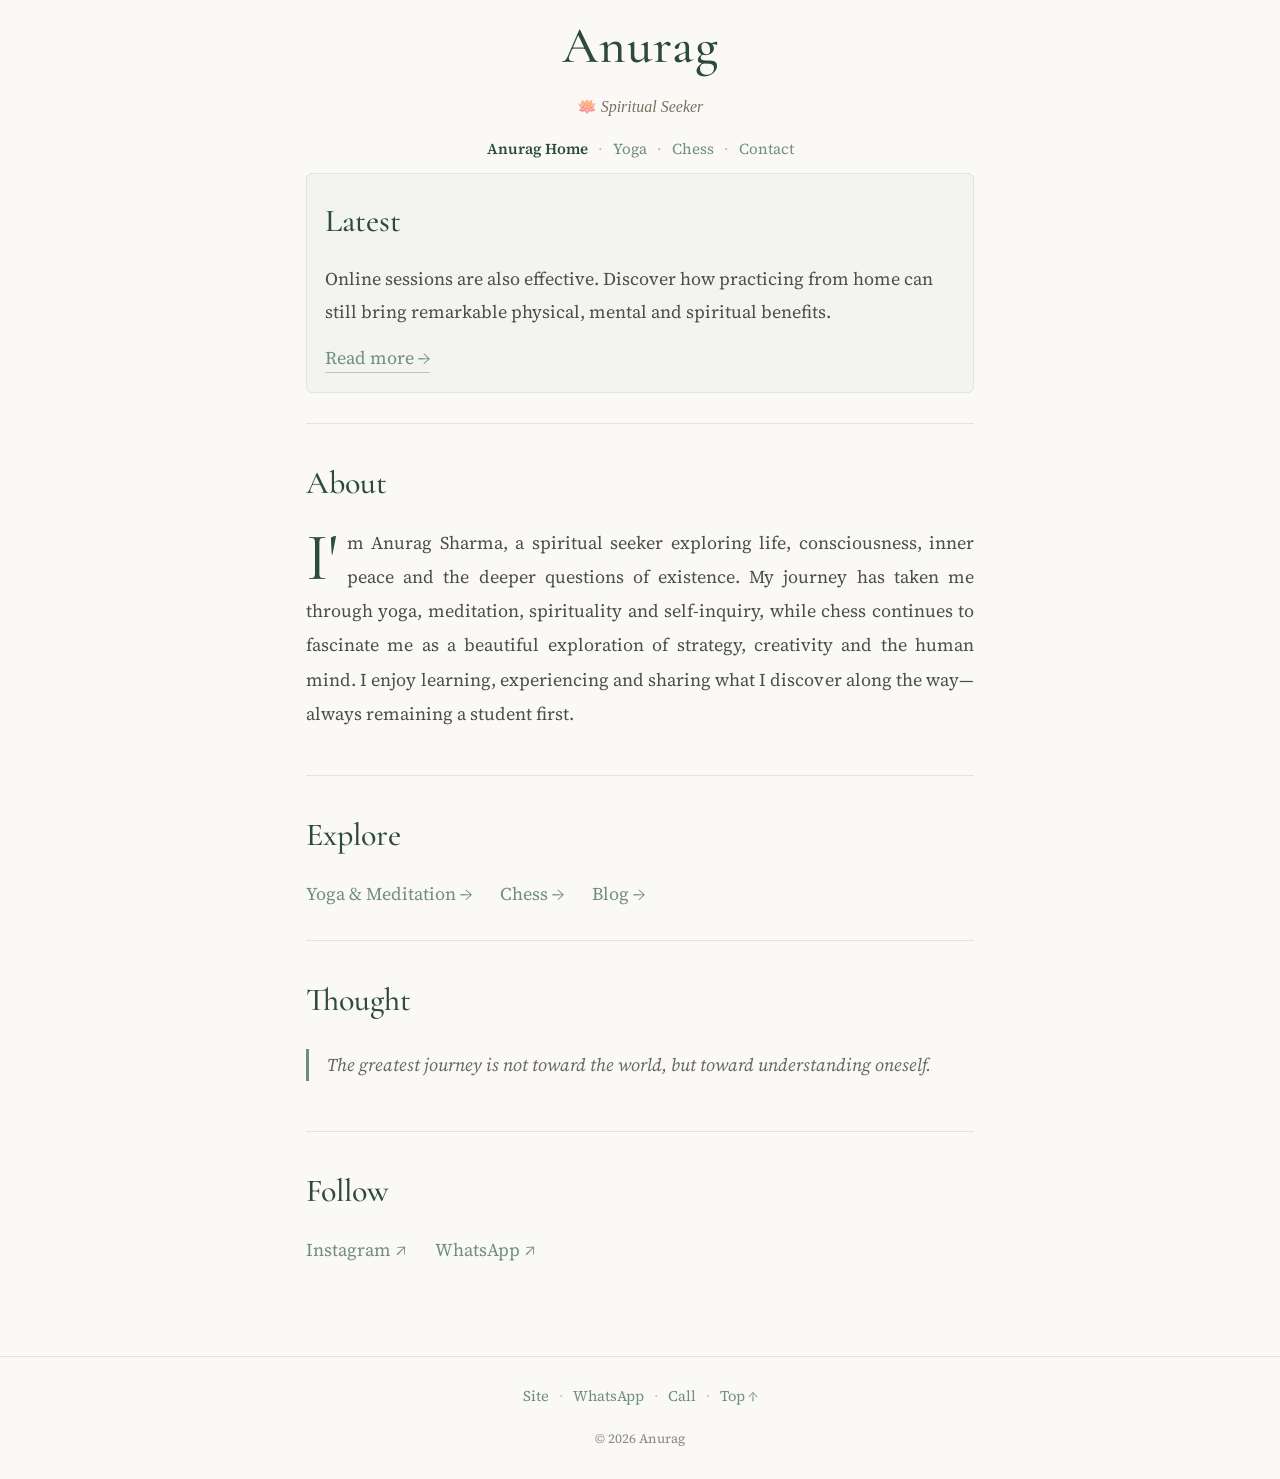
<file: index.html>
<!DOCTYPE html>

<html lang="en">

<head>

<meta charset="UTF-8">

<meta name="viewport"
      content="width=device-width, initial-scale=1.0">

<title>Anurag</title>

<meta name="description"
      content="Personal website of Anurag - Spiritual Seeker, Yoga, Meditation and Chess.">

<link rel="stylesheet"
      href="style.css">

</head>



      <body
id="top"
data-title="Anurag"
data-emoji="🪷"
data-tagline="Spiritual Seeker">

<div id="site-header"></div>



<main class="page">



<!-- ==========================================
LATEST
========================================== -->

<section>

<div class="card">

<h2>Latest</h2>

<p>

Online sessions are also effective.
Discover how practicing from home can still bring
remarkable physical, mental and spiritual benefits.

</p>

<p>

<a class="simple-link"
href="https://yogaanurag.blogspot.com/2020/08/online.html"
target="_blank">

Read more →

</a>

</p>

</div>

</section>





<!-- ==========================================
ABOUT
========================================== -->

<section>

<h2>About</h2>

<p class="bio">

I'm Anurag Sharma, a spiritual seeker exploring life,
consciousness, inner peace and the deeper questions of
existence.

My journey has taken me through yoga, meditation,
spirituality and self-inquiry, while chess continues to
fascinate me as a beautiful exploration of strategy,
creativity and the human mind.

I enjoy learning, experiencing and sharing what I
discover along the way—always remaining a student first.

</p>

</section>





<!-- ==========================================
EXPLORE
========================================== -->

<section>

<h2>Explore</h2>

<div class="links">

<a href="yoga.html">

Yoga & Meditation →

</a>

<a href="chess.html">

Chess →

</a>


<a href="blog.html">

Blog →

</a>

</div>

</section>





<!-- ==========================================
THOUGHT
========================================== -->

<section>

<h2>Thought</h2>

<blockquote>

The greatest journey is not toward the world,
but toward understanding oneself.

</blockquote>

</section>





<!-- ==========================================
FOLLOW
========================================== -->

<section>

<h2>Follow</h2>

<div class="links">

<a href="https://www.instagram.com/yogaanuragpage"
target="_blank">

Instagram ↗

</a>

<a href="https://wa.me/916283266268"
target="_blank">

WhatsApp ↗

</a>

</div>

</section>



</main>



<div id="site-footer"></div>

<script src="layout.js"></script>

</body>

</html>
</file>
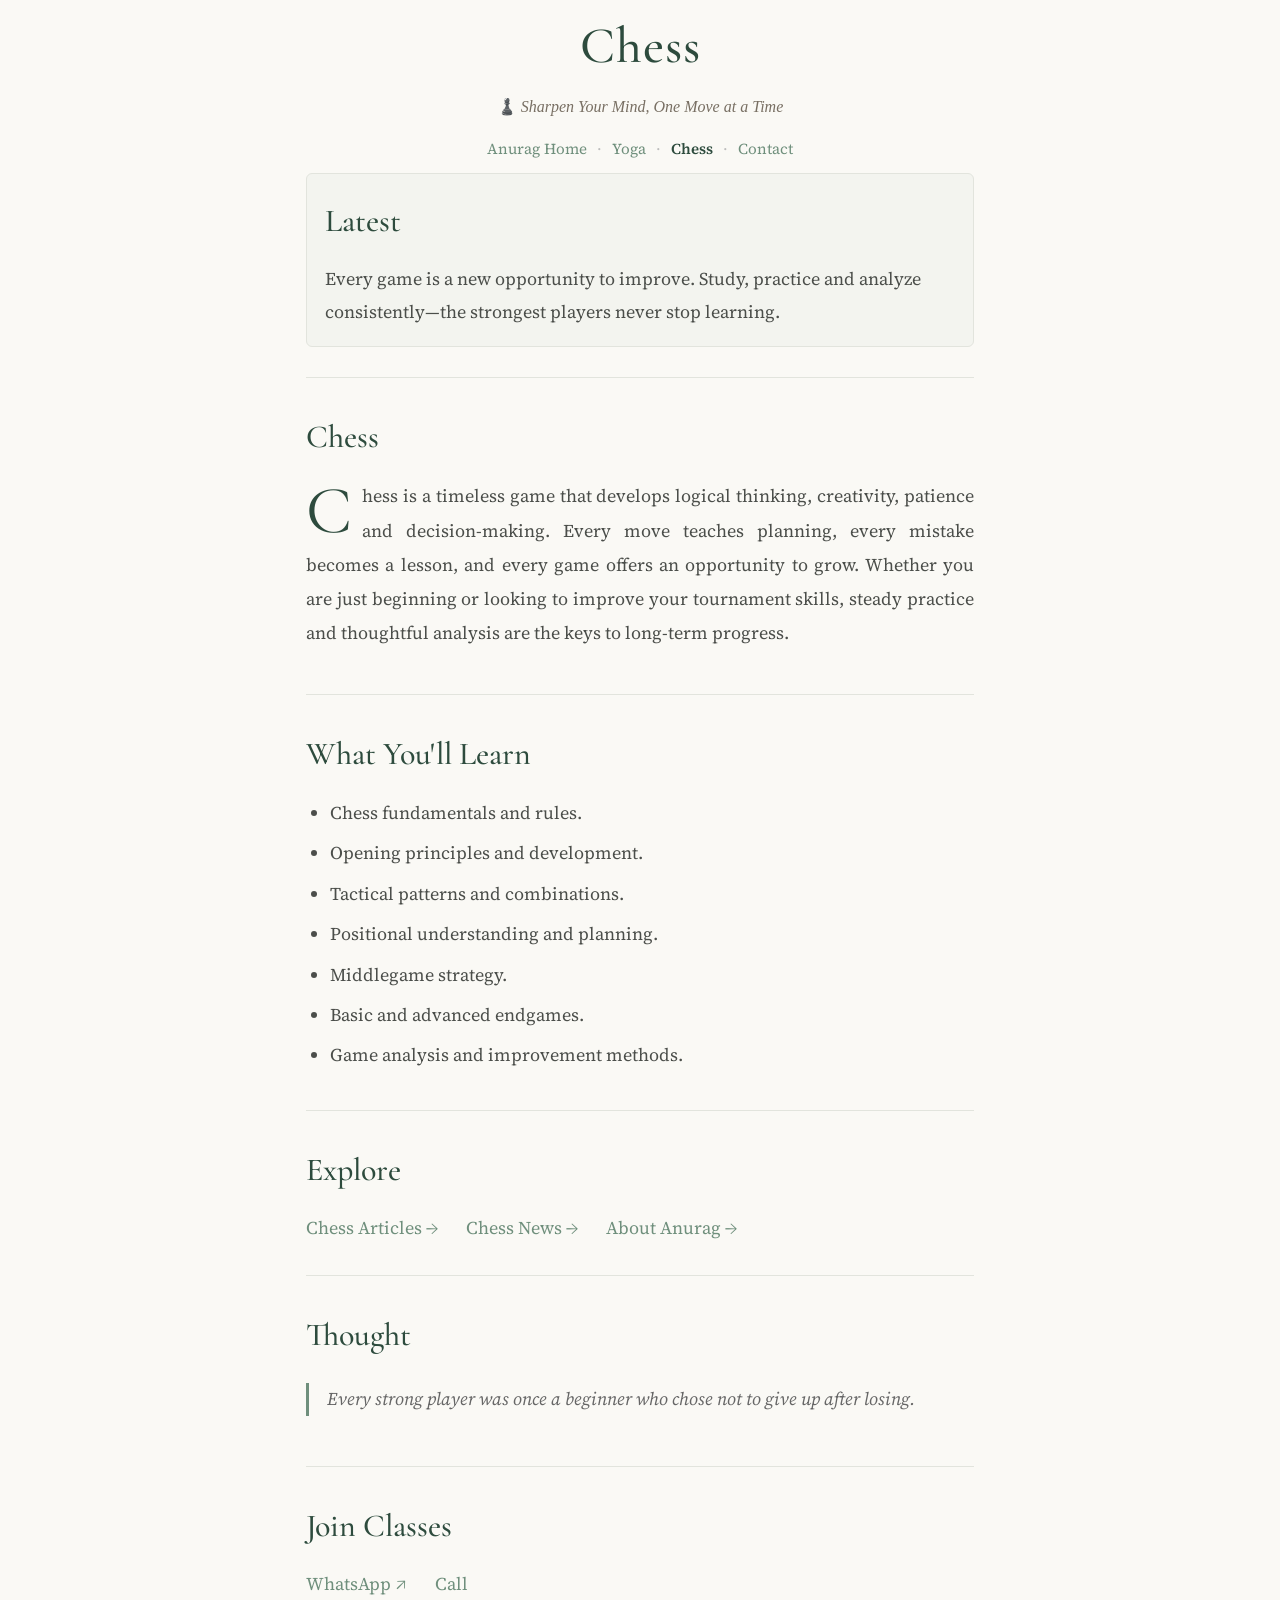
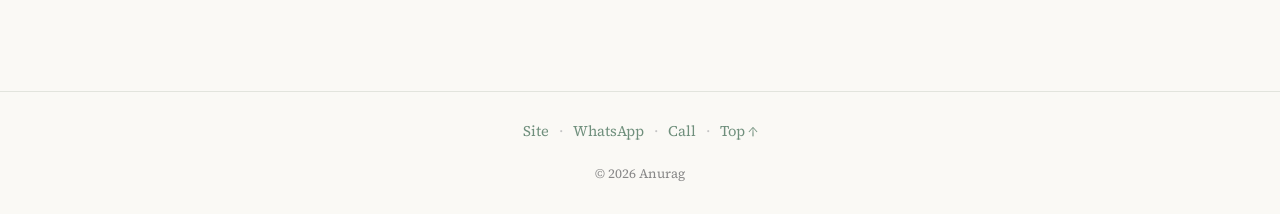
<file: chess.html>
<!DOCTYPE html>

<html lang="en">

<head>

<meta charset="UTF-8">

<meta name="viewport"
      content="width=device-width, initial-scale=1.0">

<title>Chess | Anurag</title>

<meta name="description"
      content="Chess with Anurag — Learn chess from beginner to advanced through strategy, tactics and practical games.">

<link rel="stylesheet"
      href="style.css">

</head>

      
      <body
id="top"
data-title="Chess"
data-emoji="♟️"
data-tagline="Sharpen Your Mind, One Move at a Time">

<div id="site-header"></div>



<main class="page">



<!-- ==========================================
LATEST
========================================== -->

<section>

<div class="card">

<h2>Latest</h2>

<p>

Every game is a new opportunity to improve. Study,
practice and analyze consistently—the strongest players
never stop learning.

</p>

</div>

</section>





<!-- ==========================================
CHESS
========================================== -->

<section>

<h2>Chess</h2>

<p class="bio">

Chess is a timeless game that develops logical thinking,
creativity, patience and decision-making. Every move
teaches planning, every mistake becomes a lesson, and
every game offers an opportunity to grow.

Whether you are just beginning or looking to improve
your tournament skills, steady practice and thoughtful
analysis are the keys to long-term progress.

</p>

</section>





<!-- ==========================================
WHAT YOU WILL LEARN
========================================== -->

<section>

<h2>What You'll Learn</h2>

<ul>

<li>Chess fundamentals and rules.</li>

<li>Opening principles and development.</li>

<li>Tactical patterns and combinations.</li>

<li>Positional understanding and planning.</li>

<li>Middlegame strategy.</li>

<li>Basic and advanced endgames.</li>

<li>Game analysis and improvement methods.</li>

</ul>

</section>





<!-- ==========================================
EXPLORE
========================================== -->

<section>

<h2>Explore</h2>

<div class="links">

<a href="blog.html">

Chess Articles →

</a>

<a href="news.html">

Chess News →

</a>

<a href="index.html">

About Anurag →

</a>

</div>

</section>





<!-- ==========================================
THOUGHT
========================================== -->

<section>

<h2>Thought</h2>

<blockquote>

Every strong player was once a beginner who chose not
to give up after losing.

</blockquote>

</section>





<!-- ==========================================
JOIN
========================================== -->

<section>

<h2>Join Classes</h2>

<div class="links">

<a href="https://wa.me/916283266268">

WhatsApp ↗

</a>

<a href="tel:+916283266268">

Call

</a>

</div>

</section>



</main>



<div id="site-footer"></div>

<script src="layout.js"></script>

</body>

</html>
</file>
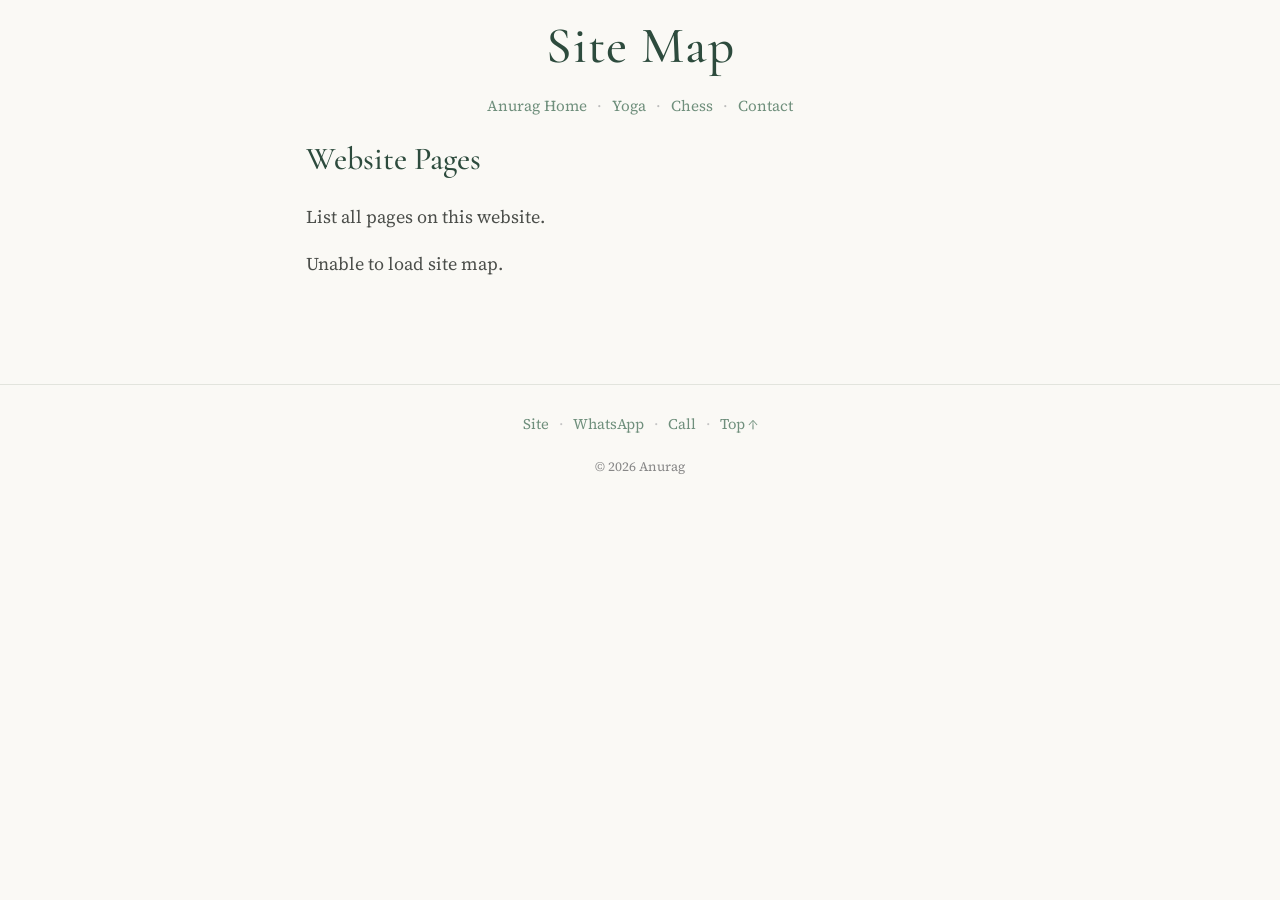
<file: map.html>
<!DOCTYPE html>
<html lang="en">

<head>

<meta charset="UTF-8">

<meta name="viewport"
      content="width=device-width, initial-scale=1.0">

<title>Site Map | Anurag</title>

<link rel="stylesheet" href="style.css">

</head>

<body id="top" data-title="Site Map">

<div id="site-header"></div>

<main class="page">

<section>

<h2>Website Pages</h2>

<p>
List all pages on this website. 
</p>

<div id="page-list">

<p>Loading pages...</p>

</div>

</section>

</main>

<div id="site-footer"></div>

<script src="layout.js"></script>

<script>

/* ======================================
   CHANGE THESE
====================================== */

const OWNER = "anuragpage";

const REPO = "go";

/* ====================================== */

const API =
`https://api.github.com/repos/${OWNER}/${REPO}/contents/`;

fetch(API)

.then(response => response.json())

.then(files => {

    const htmlFiles = files

        .filter(file =>
            file.name.endsWith(".html"))

        .sort((a,b)=>{

            if(a.name==="index.html") return -1;

            if(b.name==="index.html") return 1;

            return a.name.localeCompare(b.name);

        });

    let html = "<ul>";

    htmlFiles.forEach(file=>{

        let title = file.name
            .replace(".html","")
            .replace(/-/g," ");

        if(file.name==="index.html")
            title="Anurag Home";

        title = title.replace(/\b\w/g,
            c=>c.toUpperCase());

        html += `

<li>

<a href="${file.name}">

${title}

</a>

</li>

`;

    });

    html += "</ul>";

    document.getElementById("page-list")
        .innerHTML = html;

})

.catch(()=>{

    document.getElementById("page-list")
    .innerHTML =
    "<p>Unable to load site map.</p>";

});

</script>

</body>

</html>
</file>
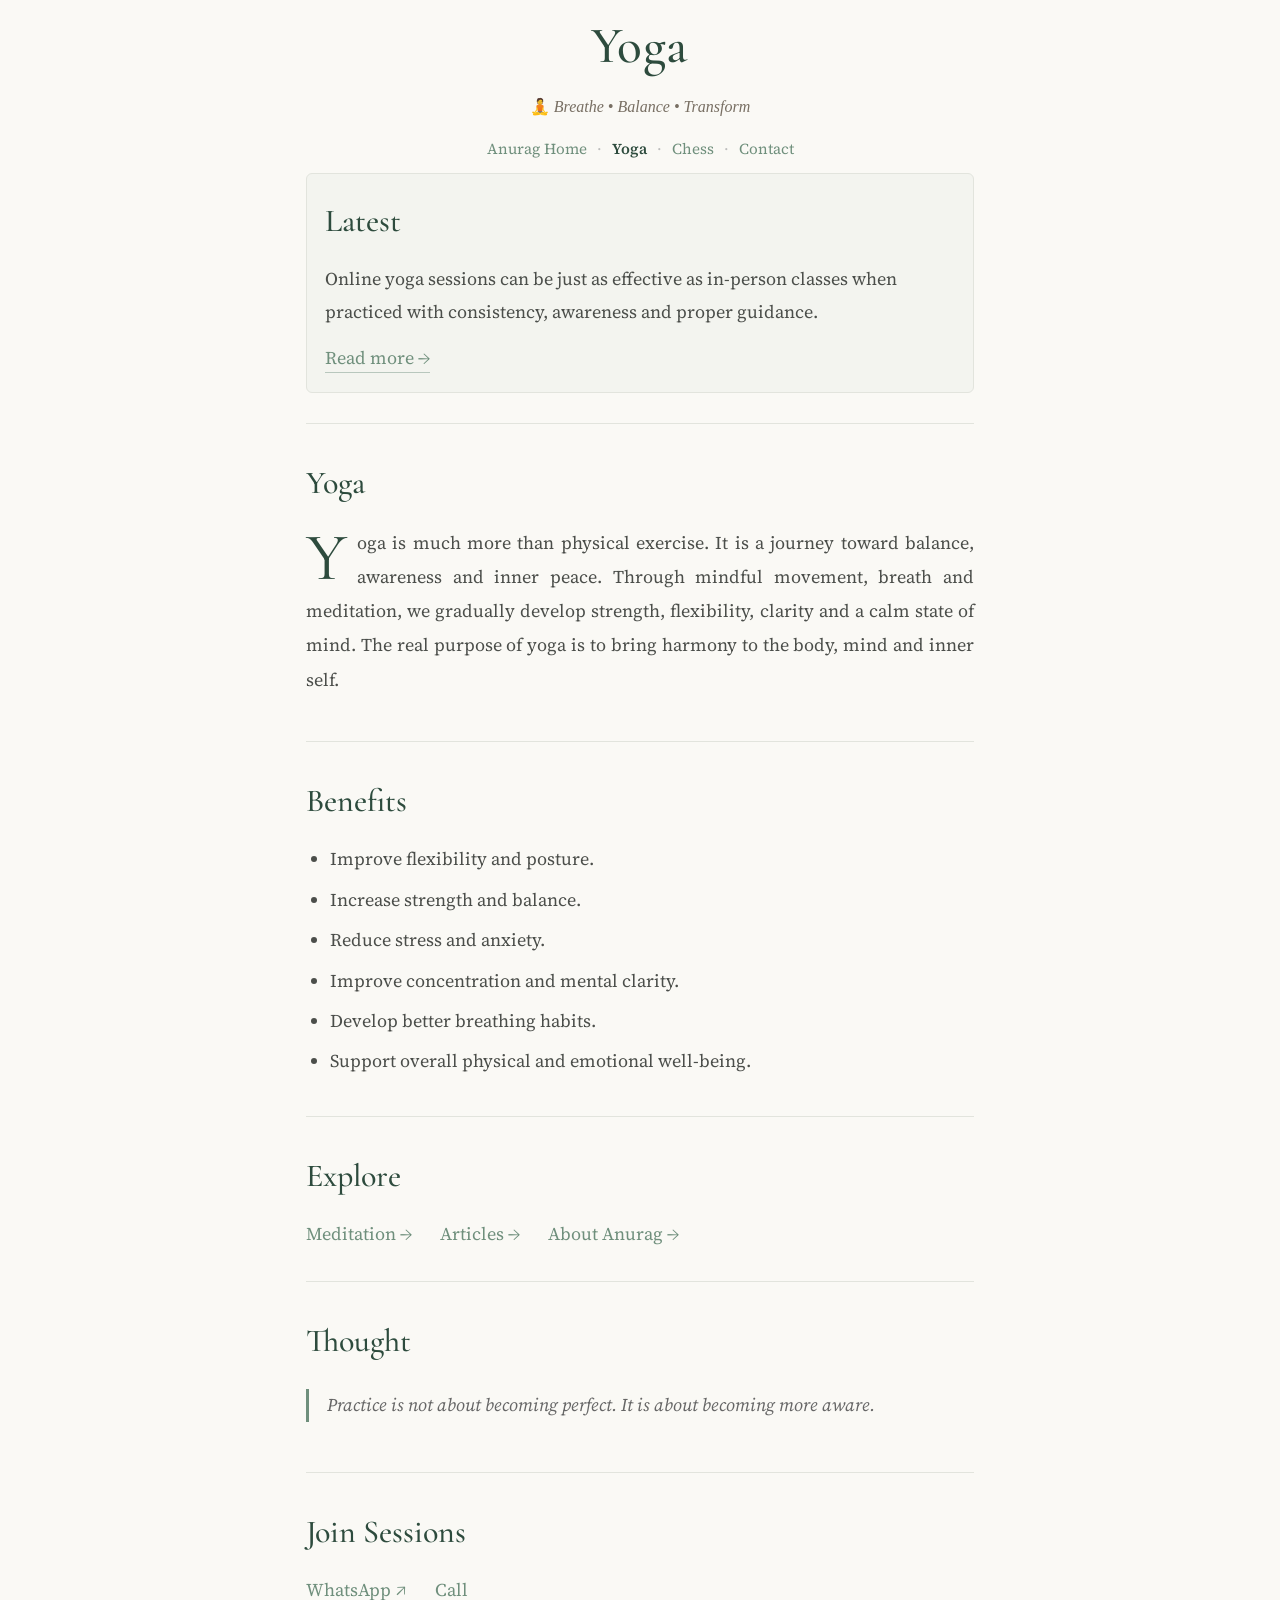
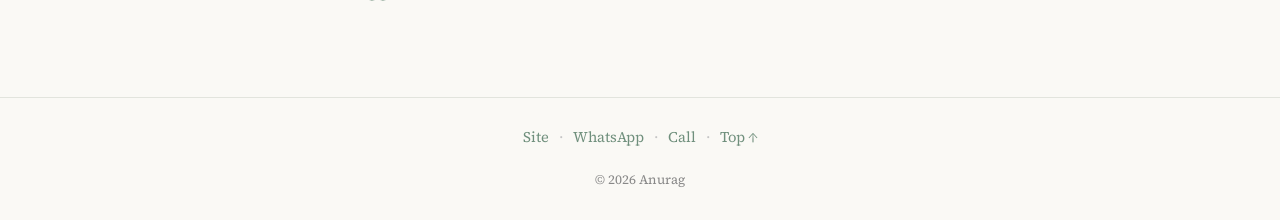
<file: yoga.html>
<!DOCTYPE html>

<html lang="en">

<head>

<meta charset="UTF-8">

<meta name="viewport"
      content="width=device-width, initial-scale=1.0">

<title>Yoga</title>

<meta name="description"
      content="Yoga with Anurag — Traditional Yoga, Meditation and Breath Awareness.">

<link rel="stylesheet"
      href="style.css">

</head>


            <body
id="top"
data-title="Yoga"
data-emoji="🧘"
data-tagline="Breathe • Balance • Transform">

<div id="site-header"></div>



<main class="page">



<!-- ==========================================
LATEST
========================================== -->

<section>

<div class="card">

<h2>Latest</h2>

<p>

Online yoga sessions can be just as effective as
in-person classes when practiced with consistency,
awareness and proper guidance.

</p>

<p>

<a class="simple-link"
href="https://yogaanurag.blogspot.com/2020/08/online.html"
target="_blank">

Read more →

</a>

</p>

</div>

</section>





<!-- ==========================================
YOGA
========================================== -->

<section>

<h2>Yoga</h2>

<p class="bio">

Yoga is much more than physical exercise. It is a
journey toward balance, awareness and inner peace.
Through mindful movement, breath and meditation,
we gradually develop strength, flexibility, clarity and
a calm state of mind.

The real purpose of yoga is to bring harmony to the
body, mind and inner self.

</p>

</section>





<!-- ==========================================
BENEFITS
========================================== -->

<section>

<h2>Benefits</h2>

<ul>

<li>Improve flexibility and posture.</li>

<li>Increase strength and balance.</li>

<li>Reduce stress and anxiety.</li>

<li>Improve concentration and mental clarity.</li>

<li>Develop better breathing habits.</li>

<li>Support overall physical and emotional well-being.</li>

</ul>

</section>





<!-- ==========================================
EXPLORE
========================================== -->

<section>

<h2>Explore</h2>

<div class="links">

<a href="meditation.html">

Meditation →

</a>

<a href="blog.html">

Articles →

</a>

<a href="Aindex.html">

About Anurag →

</a>

</div>

</section>





<!-- ==========================================
THOUGHT
========================================== -->

<section>

<h2>Thought</h2>

<blockquote>

Practice is not about becoming perfect.
It is about becoming more aware.

</blockquote>

</section>





<!-- ==========================================
CONTACT
========================================== -->

<section>

<h2>Join Sessions</h2>

<div class="links">

<a href="https://wa.me/916283266268">

WhatsApp ↗

</a>

<a href="tel:+916283266268">

Call

</a>

</div>

</section>



</main>



<div id="site-footer"></div>

<script src="layout.js"></script>

</body>

</html>
</file>
<file: style.css>
/*
=========================================================
Website : Anurag
Theme   : Elegant • Minimal • Timeless
Date    : 08 August 2026 (IST)
=========================================================
*/

/*=========================================================
GOOGLE FONTS
=========================================================*/

@import url('https://fonts.googleapis.com/css2?family=Cormorant+Garamond:wght@400;500;600&family=Source+Serif+4:wght@400;500;600&display=swap');





/*=========================================================
THEME
Change only these values to redesign the whole website.
=========================================================*/

:root{

    /* Colors */

    --bg:#faf9f5;

    --surface:#f3f4ef;

    --text:#4b4e4a;

    --heading:#2d4b3d;

    --primary:#6f8f7c;

    --primary-dark:#4d6f5b;

    --border:#e2e4dd;

    --muted:#777;

    /* Fonts */

    --font-body:"Source Serif 4", serif;

    --font-heading:"Cormorant Garamond", serif;

    /* Layout */

    --page-width:720px;

    --radius:6px;

    --transition:.25s;

}






/*=========================================================
RESET
=========================================================*/

*{

    margin:0;

    padding:0;

    box-sizing:border-box;

}

html{

    scroll-behavior:smooth;

}

body{

    background:var(--bg);

    color:var(--text);

    font-family:var(--font-body);

    line-height:1.8;

    font-size:18px;

}






/*=========================================================
PAGE
=========================================================*/

.page{

    max-width:var(--page-width);

    margin:auto;

    padding:10px 26px 26px;

}






/*=========================================================
HEADER
=========================================================*/

header{

    text-align:center;

    padding-bottom:0;

}

h1{

    color:var(--heading);

    font-family:var(--font-heading);

    font-size:3.2rem;

    font-weight:500;

    letter-spacing:1px;

}

.subtitle{

    margin-top:4px;

    color:var(--muted);

    font-style:italic;

}


/*=========================================================
PAGE TAGLINE
=========================================================*/

.page-tagline{
    margin:3px 0 16px;
    text-align:center;
    font-family: Georgia, "Times New Roman", serif;
    font-size:1rem;
    font-weight:500;
    color:#786F63;
    line-height:1.5;
}

.page-tagline em{
    font-style:italic;
}
/*=========================================================
NAVIGATION
=========================================================*/

.nav{

    display:flex;

    justify-content:center;

    align-items:center;

    flex-wrap:wrap;

    gap:10px;

    margin-top:0;

    font-size:.95rem;

}

.nav a{

    color:var(--primary);

    text-decoration:none;

    transition:var(--transition);

}

.nav a:hover{

    color:var(--primary-dark);

}

.nav a.active{

    color:var(--heading);

    font-weight:600;

}

.nav span{

    color:#bdbdbd;

}






/*=========================================================
SECTIONS
=========================================================*/

section{

    padding:30px 0;

    border-top:1px solid var(--border);

}

section:first-of-type{

    border-top:none;
padding-top:0;
}






/*=========================================================
HEADINGS
=========================================================*/

h2{

    color:var(--heading);

    font-family:var(--font-heading);

    font-size:2rem;

    font-weight:500;

    margin-bottom:14px;

}

h3{

    color:var(--heading);

    font-family:var(--font-heading);

    font-size:1.4rem;

    margin-bottom:10px;

}

p{

    margin-bottom:14px;

}






/*=========================================================
LINKS
=========================================================*/

a{

    color:var(--primary);

    transition:var(--transition);

}

a:hover{

    color:var(--primary-dark);

}

.simple-link{

    text-decoration:none;

    border-bottom:1px solid #b8c7bd;

    padding-bottom:2px;

}

.simple-link:hover{

    border-color:var(--primary-dark);

}






/*=========================================================
LISTS
=========================================================*/

ul{

    padding-left:24px;

}

li{

    margin-bottom:8px;

}

/*=========================================================
CARDS
=========================================================*/

.card{

    background:var(--surface);

    padding:18px;

    border-radius:var(--radius);

    border:1px solid var(--border);

}

.card p:last-child{

    margin-bottom:0;

}





/*=========================================================
BIO
=========================================================*/

.bio{

    text-align:justify;

    line-height:1.9;

}

.bio::first-letter{

    float:left;

    font-family:var(--font-heading);

    font-size:4.2rem;

    line-height:.72;

    color:var(--heading);

    margin:8px 10px 0 0;

}





/*=========================================================
LINK GROUPS
=========================================================*/

.links{

    display:flex;

    flex-wrap:wrap;

    gap:12px 28px;

}

.links a{

    text-decoration:none;

}





/*=========================================================
BUTTONS
=========================================================*/

.button{

    display:inline-block;

    padding:10px 18px;

    background:var(--primary);

    color:white;

    text-decoration:none;

    border-radius:4px;

    transition:var(--transition);

}

.button:hover{

    background:var(--primary-dark);

    color:white;

}





/*=========================================================
IMAGES
=========================================================*/

img{

    display:block;

    width:100%;

    height:auto;

    border-radius:var(--radius);

}

figure{

    margin:20px 0;

}

figcaption{

    margin-top:8px;

    text-align:center;

    color:var(--muted);

    font-size:.9rem;

}





/*=========================================================
BLOCKQUOTE
=========================================================*/

blockquote{

    margin:20px 0;

    padding-left:18px;

    border-left:3px solid var(--primary);

    color:#666;

    font-style:italic;

}





/*=========================================================
TABLE
=========================================================*/

table{

    width:100%;

    border-collapse:collapse;

    margin:20px 0;

}

th{

    text-align:left;

    color:var(--heading);

    border-bottom:2px solid var(--border);

    padding:10px;

}

td{

    border-bottom:1px solid var(--border);

    padding:10px;

}





/*=========================================================
HR
=========================================================*/

hr{

    border:none;

    border-top:1px solid var(--border);

    margin:32px 0;

}





/*=========================================================
CODE
=========================================================*/

code{

    background:#efefea;

    padding:2px 6px;

    border-radius:3px;

    font-size:.92rem;

}





/*=========================================================
FOOTER
=========================================================*/

footer{

    margin-top:34px;

    padding:26px 0 14px;

    border-top:1px solid var(--border);

}

.footer-links{

    display:flex;

    justify-content:center;

    align-items:center;

    flex-wrap:wrap;

    gap:10px;

    font-size:.92rem;

}

.footer-links a{

    text-decoration:none;

}

.footer-links span{

    color:#c5c5c5;

}

.footer-copy{

    text-align:center;

    color:#888;

    font-size:.82rem;

    margin-top:18px;

}





/*=========================================================
UTILITY CLASSES
=========================================================*/

.center{

    text-align:center;

}

.right{

    text-align:right;

}

.left{

    text-align:left;

}

.small{

    font-size:.9rem;

}

.large{

    font-size:1.2rem;

}

.muted{

    color:var(--muted);

}

.mt{

    margin-top:20px;

}

.mb{

    margin-bottom:20px;

}





/*=========================================================
SMOOTH APPEAR
=========================================================*/

header,
section,
footer{

    animation:fadeIn .45s ease;

}

@keyframes fadeIn{

    from{

        opacity:0;

        transform:translateY(8px);

    }

    to{

        opacity:1;

        transform:translateY(0);

    }

}





/*=========================================================
MOBILE
=========================================================*/

@media(max-width:700px){

.page{

padding:10px 18px 18px;
}

body{

    font-size:17px;

}

h1{

    font-size:2.6rem;

}

h2{

    font-size:1.7rem;

}

.nav{

    gap:8px;

    font-size:.9rem;

}

.bio{

    text-align:left;

}

.bio::first-letter{

    font-size:3.6rem;

}

.links{

    gap:10px 18px;

}

.card{

    padding:18px;

}

.footer-links{

    gap:8px;

}

}





/*=========================================================
PRINT
=========================================================*/

@media print{

.nav,
footer{

    display:none;

}

body{

    background:white;

    color:black;

}

.page{

    max-width:100%;

}

}
</file>
